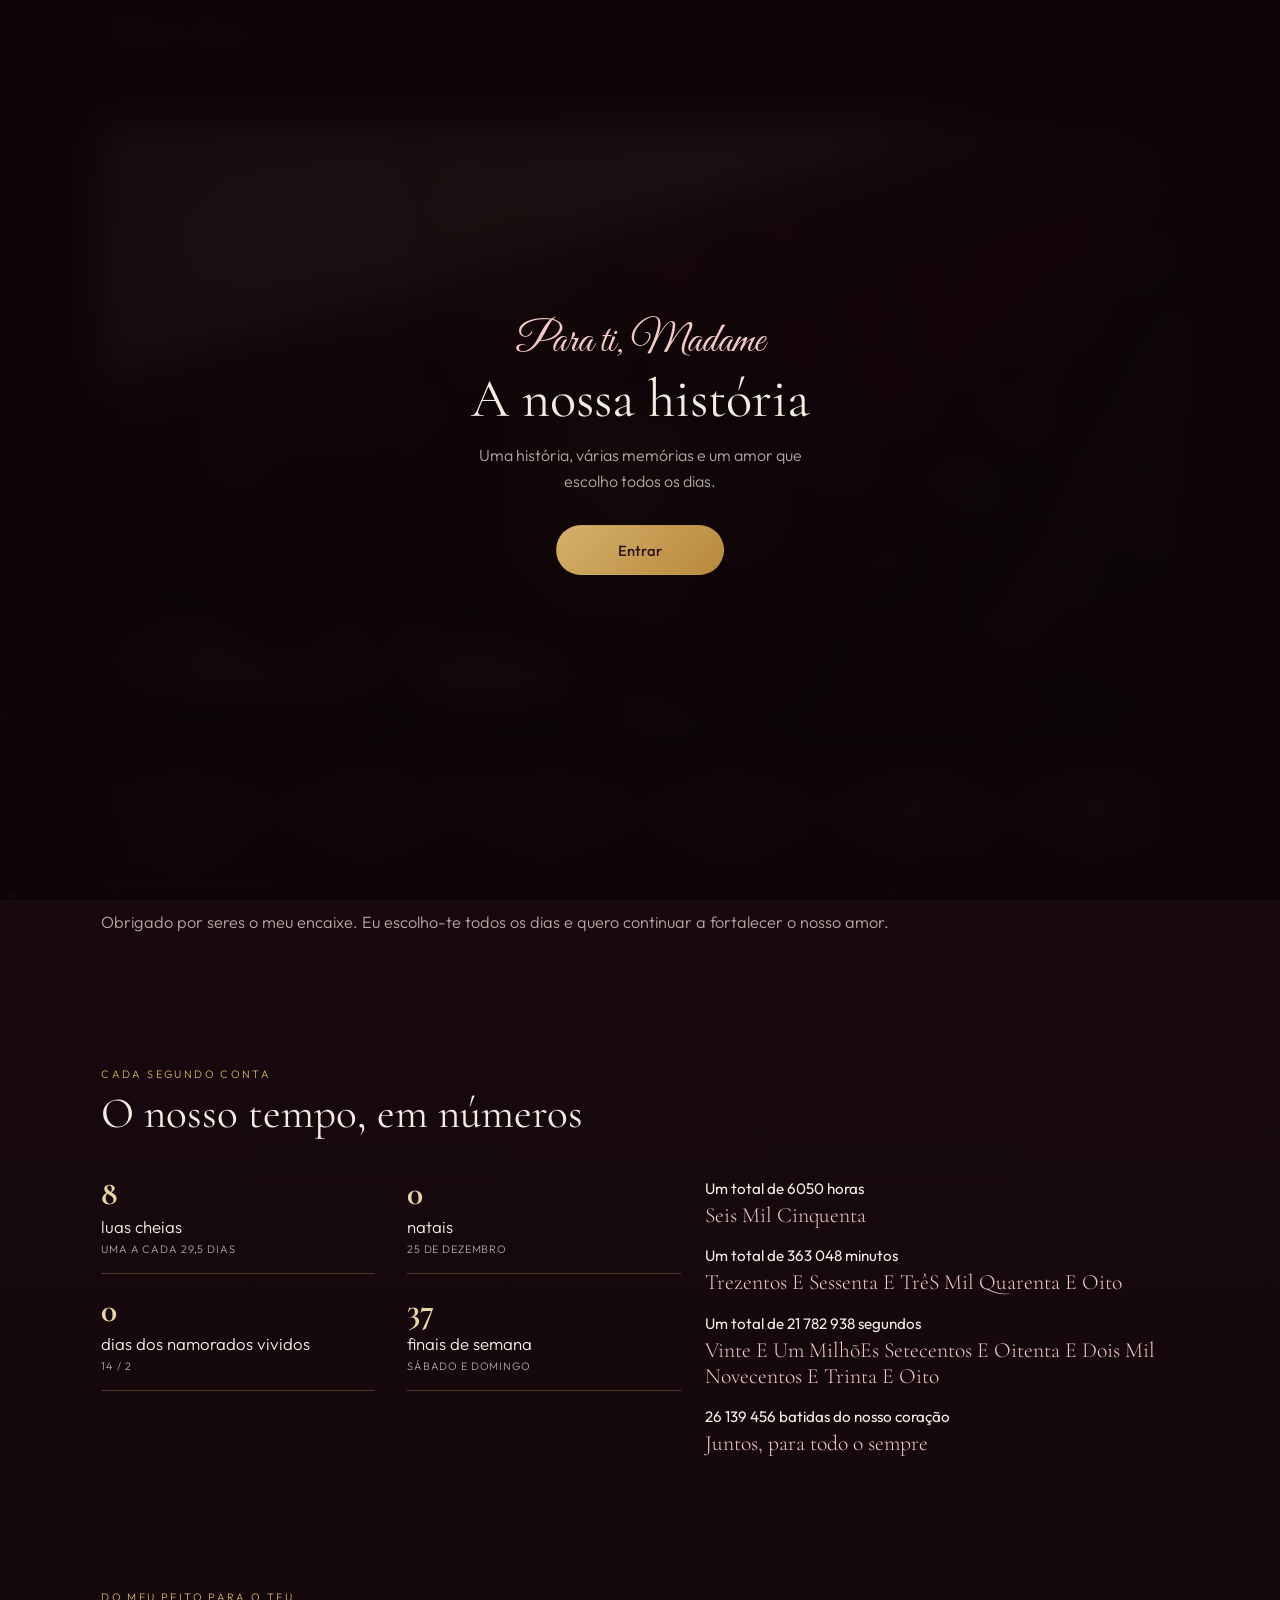
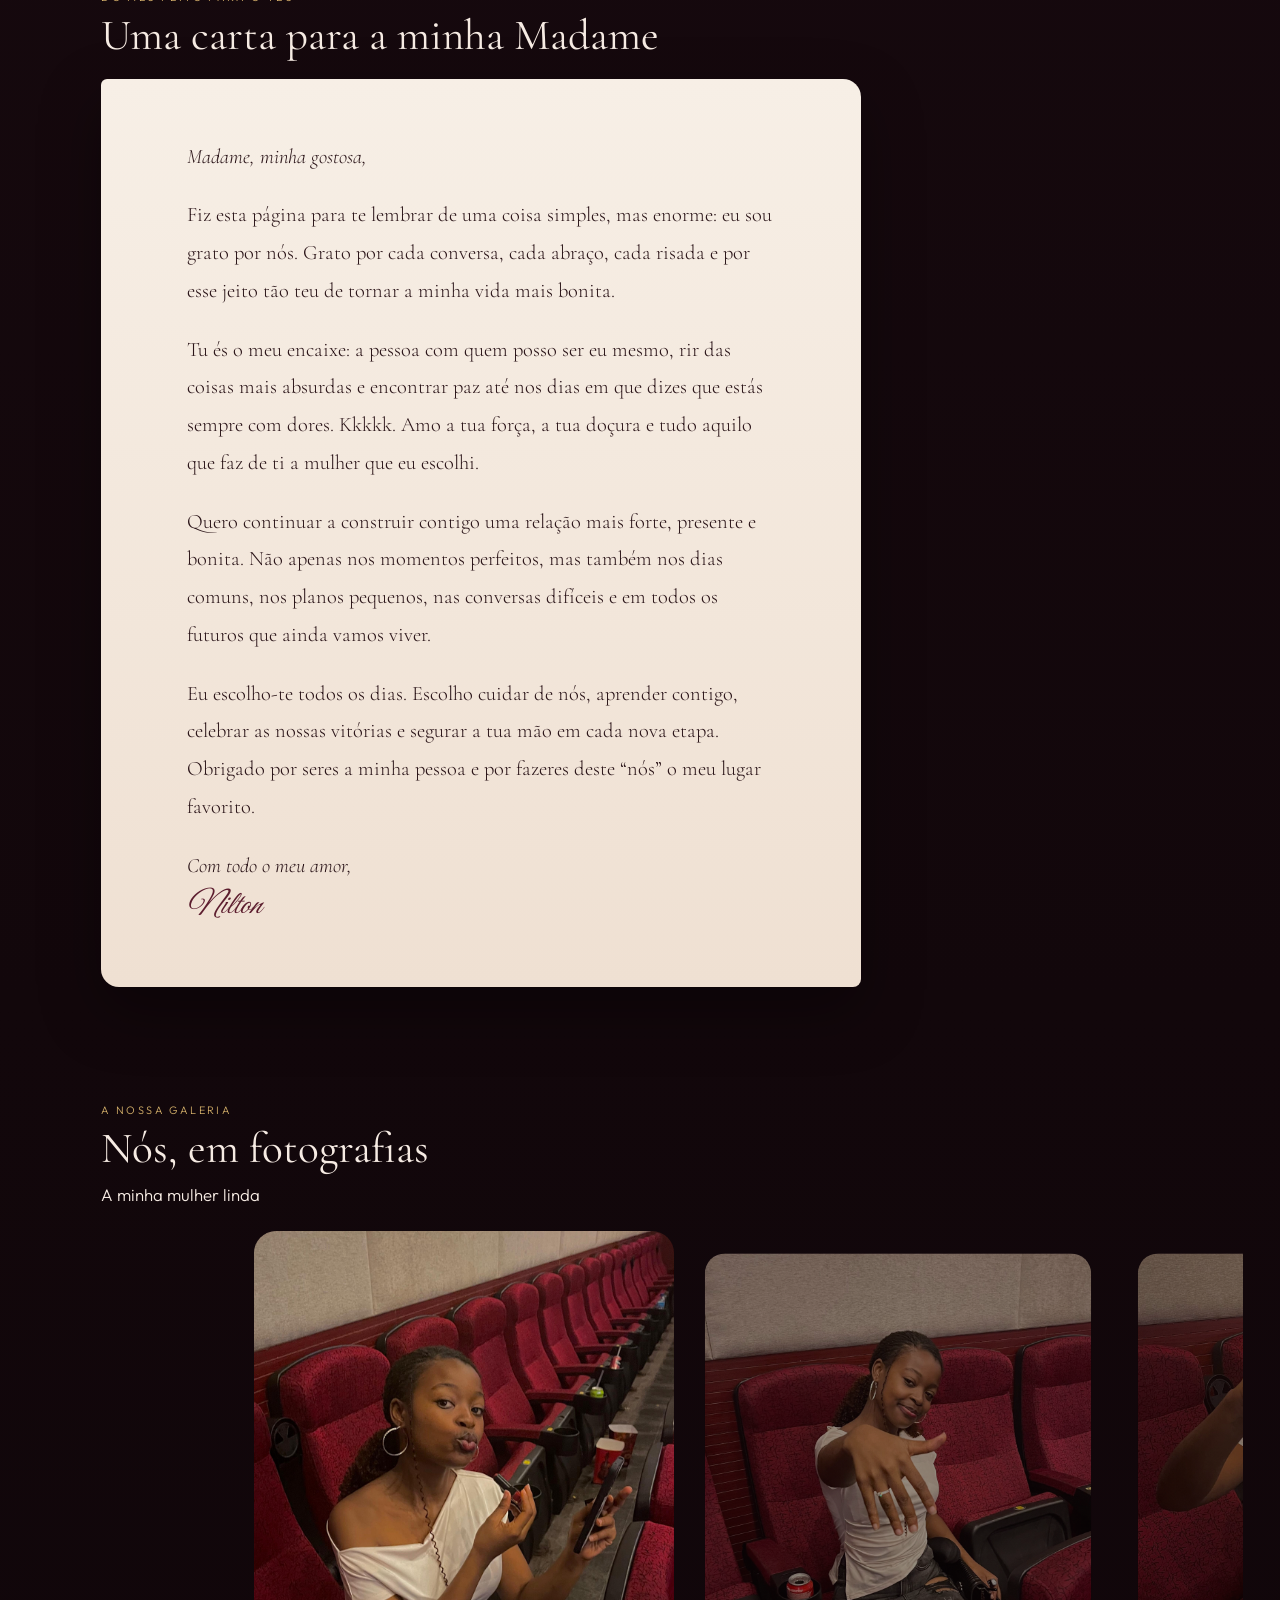
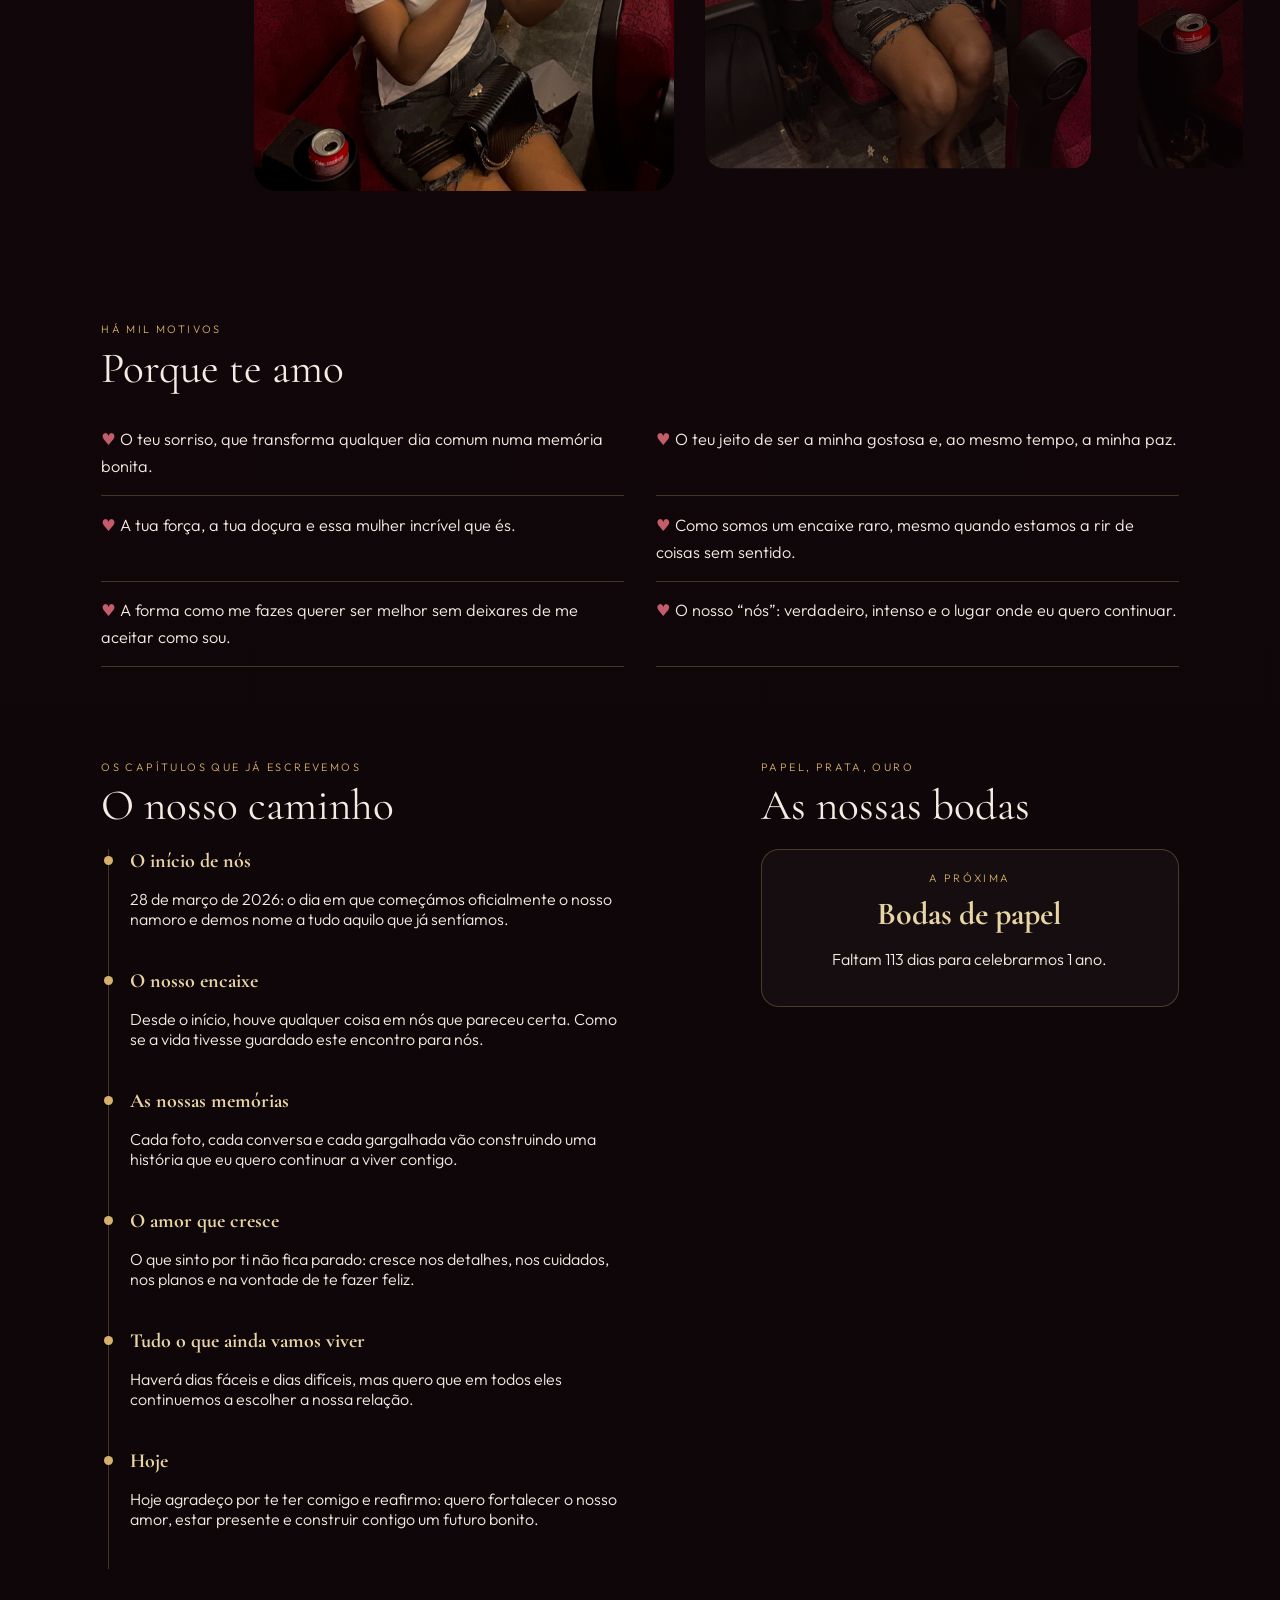
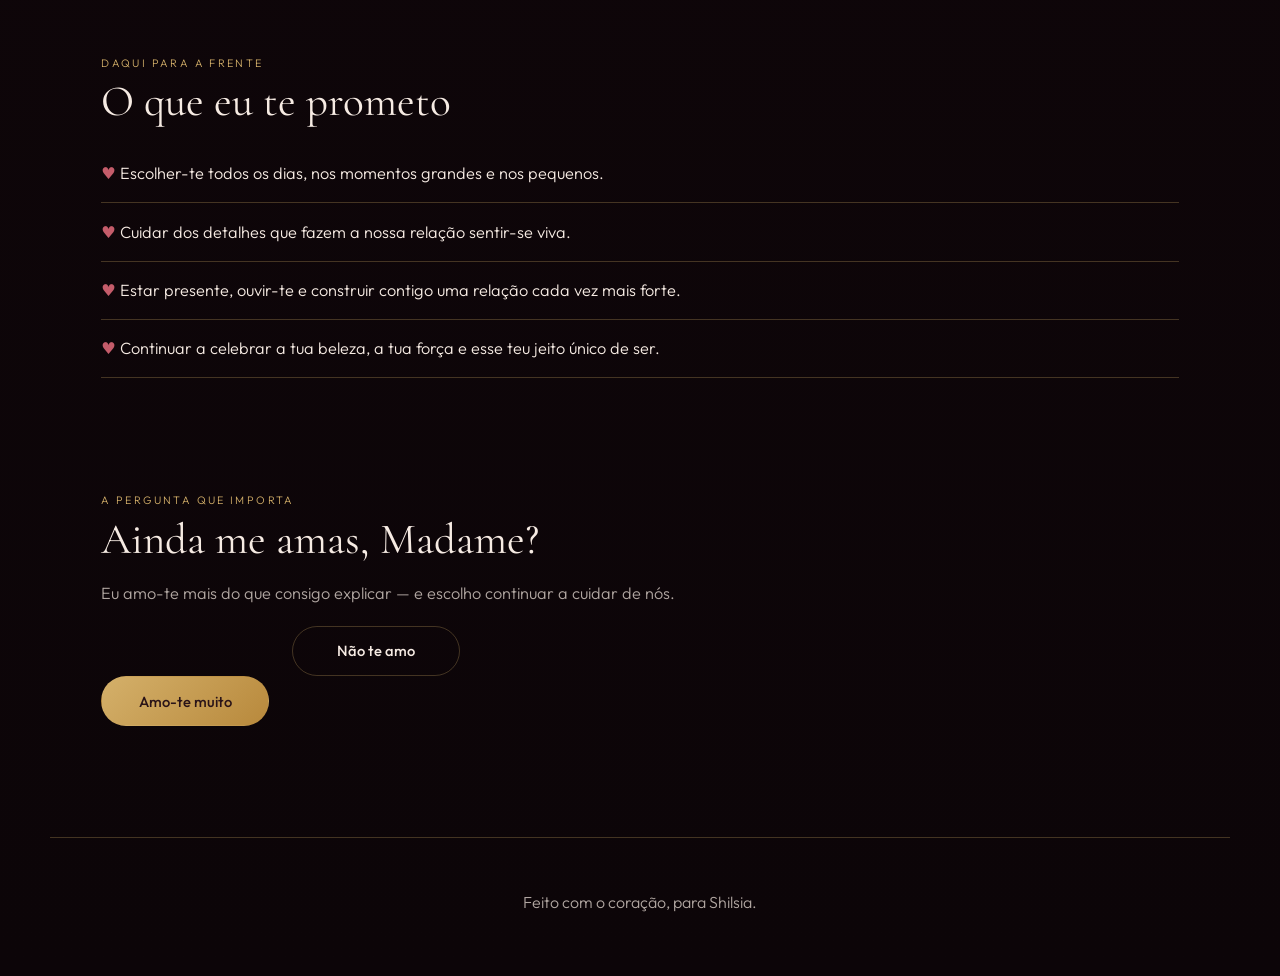
<file: index.html>
<!DOCTYPE html>
<html lang="pt">
  <head>
    <meta charset="UTF-8" />
    <meta name="viewport" content="width=device-width, initial-scale=1.0" />
    <title>Nilton &amp; Shilsia — A nossa história</title>
    <meta name="description" content="Uma página só nossa: o nosso tempo, as nossas memórias e o amor que continuamos a construir." />
    <link rel="preconnect" href="https://fonts.googleapis.com" />
    <link rel="preconnect" href="https://fonts.gstatic.com" crossorigin />
    <link
      href="https://fonts.googleapis.com/css2?family=Cormorant+Garamond:ital,wght@0,400;0,600;1,400;1,600&family=Great+Vibes&family=Outfit:wght@300;400;500;600&display=swap"
      rel="stylesheet"
    />
    <link rel="stylesheet" href="css/styles.css" />
  </head>
  <body>
    <div class="grain" aria-hidden="true"></div>
    <canvas id="petals" aria-hidden="true"></canvas>

    <div class="gate" id="gate">
      <p class="script gate-script">Para ti, Madame</p>
      <h1>A nossa história</h1>
      <p class="gate-copy">Uma história, várias memórias e um amor que escolho todos os dias.</p>
      <button type="button" class="btn btn-gold" id="enterBtn">Entrar</button>
    </div>

    <div class="page">
      <header class="topbar">
        <p class="brand" id="brandNames">Nós</p>
        <nav>
          <a href="#tempo">Tempo</a>
          <a href="#carta">Carta</a>
          <a href="#fotos">Fotos</a>
          <a href="#amor">O nosso amor</a>
        </nav>
        <button type="button" class="music-btn" id="musicBtn" aria-label="Tocar música" hidden>
          <span class="music-icon">♪</span>
        </button>
      </header>

      <main>
        <section class="hero" id="inicio">
          <div class="cover" id="cover">
            <img id="coverImg" alt="Nós" fetchpriority="high" decoding="async" />
            <div class="cover-shade"></div>
            <div class="cover-copy">
              <p class="eyebrow">Desde que o nosso namoro começou</p>
              <h1 class="script" id="coupleNames">Nós</h1>
            </div>
          </div>

          <div class="counter" id="counter" aria-live="polite">
            <div class="unit"><strong id="years">0</strong><span>anos</span></div>
            <div class="unit"><strong id="months">0</strong><span>meses</span></div>
            <div class="unit"><strong id="days">0</strong><span>dias</span></div>
            <div class="unit"><strong id="hours">0</strong><span>horas</span></div>
            <div class="unit"><strong id="minutes">0</strong><span>min</span></div>
            <div class="unit"><strong id="seconds">0</strong><span>seg</span></div>
          </div>
          <p class="since" id="sinceLabel"></p>
          <p class="hero-line" id="heroLine"></p>
        </section>

        <section class="section extras" id="tempo">
          <div class="section-head">
            <p class="eyebrow">Cada segundo conta</p>
            <h2>O nosso tempo, em números</h2>
          </div>
          <div class="extras-grid">
            <ul class="stats" id="stats">
              <li class="stat">
                <strong id="statMoons">0</strong>
                <span>luas cheias</span>
                <small>uma a cada 29,5 dias</small>
              </li>
              <li class="stat">
                <strong id="statNatais">0</strong>
                <span>natais</span>
                <small>25 de dezembro</small>
              </li>
              <li class="stat">
                <strong id="statLove">0</strong>
                <span id="statLoveLabel"></span>
                <small id="statLoveWhen"></small>
              </li>
              <li class="stat">
                <strong id="statWeekends">0</strong>
                <span>finais de semana</span>
                <small>sábado e domingo</small>
              </li>
            </ul>
            <div class="totals" id="totals">
              <p class="total"><b id="totalHoursLine"></b><em id="totalHoursWords"></em></p>
              <p class="total"><b id="totalMinutesLine"></b><em id="totalMinutesWords"></em></p>
              <p class="total"><b id="totalSecondsLine"></b><em id="totalSecondsWords"></em></p>
              <p class="total"><b id="totalBeatsLine"></b><em>Juntos, para todo o sempre</em></p>
            </div>
          </div>
        </section>

        <section class="section carta" id="carta">
          <div class="section-head">
            <p class="eyebrow">Do meu peito para o teu</p>
            <h2>Uma carta para a minha Madame</h2>
          </div>
          <article class="letter">
            <p class="letter-open">Madame, minha gostosa,</p>
            <p>
              Fiz esta página para te lembrar de uma coisa simples, mas enorme:
              eu sou grato por nós. Grato por cada conversa, cada abraço, cada risada
              e por esse jeito tão teu de tornar a minha vida mais bonita.
            </p>
            <p>
              Tu és o meu encaixe: a pessoa com quem posso ser eu mesmo, rir das coisas
              mais absurdas e encontrar paz até nos dias em que dizes que estás sempre
              com dores. Kkkkk. Amo a tua força, a tua doçura e tudo aquilo que faz de ti
              a mulher que eu escolhi.
            </p>
            <p>
              Quero continuar a construir contigo uma relação mais forte, presente e bonita.
              Não apenas nos momentos perfeitos, mas também nos dias comuns, nos planos
              pequenos, nas conversas difíceis e em todos os futuros que ainda vamos viver.
            </p>
            <p>
              Eu escolho-te todos os dias. Escolho cuidar de nós, aprender contigo,
              celebrar as nossas vitórias e segurar a tua mão em cada nova etapa.
              Obrigado por seres a minha pessoa e por fazeres deste “nós” o meu lugar
              favorito.
            </p>
            <p class="letter-close">
              Com todo o meu amor,<br />
              <span class="script" id="signName">Nilton</span>
            </p>
          </article>
        </section>

        <section class="section fotos" id="fotos">
          <div class="section-head">
            <p class="eyebrow">A nossa galeria</p>
            <h2>Nós, em fotografias</h2>
            <p class="gallery-date" id="galleryDate"></p>
          </div>
          <div class="tj-gallery" id="gallery">
            <div class="tj-empty" id="galleryEmpty">
              <p>♥</p>
              <p>As fotos aparecem aqui</p>
            </div>
            <div class="tj-track" id="galleryTrack"></div>
          </div>
        </section>

        <section class="section razoes" id="razoes">
          <div class="section-head">
            <p class="eyebrow">Há mil motivos</p>
            <h2>Porque te amo</h2>
          </div>
          <ol class="reasons" id="reasons"></ol>
        </section>

        <div class="split">
          <section class="section timeline-wrap" id="historia">
            <div class="section-head">
              <p class="eyebrow">Os capítulos que já escrevemos</p>
              <h2>O nosso caminho</h2>
            </div>
            <ol class="timeline" id="timeline"></ol>
          </section>

          <section class="section bodas" id="bodas">
            <div class="section-head">
              <p class="eyebrow">Papel, prata, ouro</p>
              <h2>As nossas bodas</h2>
            </div>
            <div class="boda-card" id="bodaCard">
              <p class="eyebrow" id="bodaEyebrow"></p>
              <strong id="bodaTitle"></strong>
              <p id="bodaText"></p>
              <p class="tiny" id="bodaTiny" hidden></p>
            </div>
          </section>
        </div>

        <section class="section promessas" id="promessas">
          <div class="section-head">
            <p class="eyebrow">Daqui para a frente</p>
            <h2>O que eu te prometo</h2>
          </div>
          <ul class="promises" id="promises"></ul>
        </section>

        <section class="section perdoa" id="amor">
          <div class="section-head">
            <p class="eyebrow">A pergunta que importa</p>
            <h2>Ainda me amas, Madame?</h2>
            <p class="lede">Eu amo-te mais do que consigo explicar — e escolho continuar a cuidar de nós.</p>
          </div>
          <div class="forgive-box">
            <button type="button" class="btn btn-gold" id="yesBtn">Amo-te muito</button>
            <div class="no-arena" id="noArena">
              <button type="button" class="btn btn-ghost" id="noBtn">Não te amo</button>
            </div>
          </div>
          <p class="forgive-msg" id="forgiveMsg" hidden>
            Então fica mais um bocadinho — ainda temos uma vida inteira para construir.
            <span class="script">Eu amo-te, Madame.</span>
          </p>
        </section>
      </main>

      <footer>
        <p>Feito com o coração, para <span id="footerHer"></span>.</p>
      </footer>
    </div>

    <audio id="bgMusic" loop preload="auto"></audio>
    <audio id="forgiveMusic" loop preload="auto"></audio>

    <script src="js/config.js"></script>
    <script src="js/site.js"></script>
  </body>
</html>
</file>
<file: css/styles.css>
:root {
  --bg: #12070b;
  --wine: #5c1d2e;
  --rose: #c45c6a;
  --blush: #f3c9c5;
  --cream: #f6ebe3;
  --gold: #d4b06a;
  --gold-soft: #e8d5a3;
  --ink: #2a1418;
  --muted: rgba(246, 235, 227, 0.7);
  --line: rgba(212, 176, 106, 0.28);
  --shadow: 0 24px 60px rgba(0, 0, 0, 0.35);
  --page: 1180px;
}

*,
*::before,
*::after {
  box-sizing: border-box;
}

html {
  scroll-behavior: smooth;
}

body {
  margin: 0;
  min-height: 100vh;
  font-family: Outfit, system-ui, sans-serif;
  font-weight: 300;
  color: var(--cream);
  background:
    radial-gradient(900px 520px at 50% -8%, rgba(196, 92, 106, 0.22), transparent 55%),
    linear-gradient(180deg, #1a0b11 0%, var(--bg) 45%, #0c0508 100%);
}

img {
  max-width: 100%;
  display: block;
}

button,
a {
  color: inherit;
}

a {
  text-decoration: none;
}

code {
  font-size: 0.86em;
  color: var(--gold-soft);
}

.grain,
#petals {
  position: fixed;
  inset: 0;
  pointer-events: none;
}

.grain {
  z-index: 2;
  opacity: 0.08;
  background-image: url("data:image/svg+xml,%3Csvg viewBox='0 0 200 200' xmlns='http://www.w3.org/2000/svg'%3E%3Cfilter id='n'%3E%3CfeTurbulence type='fractalNoise' baseFrequency='.85' numOctaves='4' stitchTiles='stitch'/%3E%3C/filter%3E%3Crect width='100%25' height='100%25' filter='url(%23n)'/%3E%3C/svg%3E");
}

#petals {
  z-index: 1;
}

.gate {
  position: fixed;
  inset: 0;
  z-index: 30;
  display: grid;
  place-content: center;
  text-align: center;
  padding: 2rem;
  background: rgba(12, 5, 8, 0.92);
  backdrop-filter: blur(18px);
}

.gate h1 {
  font-size: clamp(2.4rem, 8vw, 3.4rem);
  margin: 0.2rem 0 0.8rem;
}

.gate-script {
  font-size: 2.6rem;
  margin: 0;
}

.gate-copy {
  color: var(--muted);
  max-width: 22rem;
  margin: 0 auto 1.6rem;
  line-height: 1.6;
}

.gate .btn {
  margin: 0.35rem auto;
}

.gate.is-open {
  opacity: 0;
  pointer-events: none;
  transition: opacity 0.45s ease;
}

.page {
  position: relative;
  z-index: 3;
  width: min(100%, var(--page));
  margin: 0 auto;
  min-height: 100vh;
}

.topbar {
  position: sticky;
  top: 0;
  z-index: 10;
  display: flex;
  align-items: center;
  justify-content: space-between;
  gap: 1rem;
  padding: 1rem 4vw;
  background: rgba(20, 8, 13, 0.78);
  backdrop-filter: blur(16px);
}

nav {
  display: none;
  flex-wrap: wrap;
  gap: 1.3rem;
  font-size: 0.82rem;
  letter-spacing: 0.1em;
  text-transform: uppercase;
}

nav a {
  color: var(--muted);
}

nav a:hover {
  color: var(--gold-soft);
}

.brand {
  margin: 0;
  font-family: "Great Vibes", cursive;
  font-size: 1.7rem;
  color: var(--gold-soft);
}

.music-btn {
  width: 40px;
  height: 40px;
  border-radius: 50%;
  border: 1px solid var(--gold);
  background: transparent;
  color: var(--gold-soft);
  cursor: pointer;
}

.music-btn.is-on {
  background: var(--gold);
  color: var(--ink);
}

.hero,
.section {
  padding: 2.4rem 5vw 2.8rem;
}

.cover {
  position: relative;
  height: min(68vh, 620px);
  border-radius: 28px;
  overflow: hidden;
  margin-bottom: 1.6rem;
  background:
    linear-gradient(180deg, rgba(92, 29, 46, 0.35), rgba(12, 5, 8, 0.2)),
    #3a1822;
}

.cover img {
  width: 100%;
  height: 100%;
  object-fit: cover;
  object-position: center 22%;
}

.cover.is-empty img {
  display: none;
}

.cover-shade {
  position: absolute;
  inset: 0;
  background: linear-gradient(180deg, transparent 30%, rgba(12, 5, 8, 0.88));
}

.cover-copy {
  position: absolute;
  left: 1.1rem;
  right: 1.1rem;
  bottom: 1.2rem;
}

.eyebrow {
  margin: 0 0 0.55rem;
  letter-spacing: 0.22em;
  text-transform: uppercase;
  font-size: 0.68rem;
  color: var(--gold);
}

h1,
h2 {
  font-family: "Cormorant Garamond", serif;
  font-weight: 400;
  line-height: 1.1;
  margin: 0 0 0.7rem;
}

h2 {
  font-size: 2.05rem;
}

.script {
  font-family: "Great Vibes", cursive;
  color: var(--blush);
  line-height: 1.15;
}

.cover .script {
  font-size: clamp(2.8rem, 6vw, 5rem);
  margin: 0;
}

.hero-line,
.lede {
  color: var(--muted);
  font-size: 1.02rem;
  line-height: 1.65;
}

.btn {
  display: inline-flex;
  align-items: center;
  justify-content: center;
  min-width: 168px;
  padding: 0.9rem 1.3rem;
  border-radius: 999px;
  border: 1px solid transparent;
  font: 500 0.92rem Outfit, sans-serif;
  cursor: pointer;
  transition: transform 0.25s ease, background 0.25s ease;
}

.btn:hover {
  transform: translateY(-2px);
}

.btn-gold {
  background: linear-gradient(135deg, var(--gold), #b8893c);
  color: var(--ink);
}

.btn-ghost {
  background: transparent;
  border-color: var(--line);
  color: var(--cream);
}

.section-head {
  margin-bottom: 1.2rem;
}

.letter {
  max-width: 760px;
  padding: 2.4rem 8% 2.6rem;
  background: linear-gradient(180deg, #f7efe6, #efe0d2);
  color: var(--ink);
  box-shadow: var(--shadow);
  border-radius: 6px 18px 8px 18px;
}

.letter p {
  font-family: "Cormorant Garamond", serif;
  font-size: 1.28rem;
  line-height: 1.85;
}

.letter-open,
.letter-close {
  font-style: italic;
}

.letter .script {
  display: block;
  color: var(--wine);
  font-size: 2rem;
  margin-top: 0.25rem;
}

.counter {
  display: grid;
  grid-template-columns: repeat(3, minmax(0, 1fr));
  gap: 0.75rem;
}

.unit {
  padding: 1.15rem 0.4rem 1rem;
  text-align: center;
  border: 1px solid var(--line);
  background: rgba(255, 255, 255, 0.04);
  border-radius: 14px;
}

.unit strong {
  display: block;
  font-family: "Cormorant Garamond", serif;
  font-size: clamp(1.8rem, 3.4vw, 3.1rem);
  color: var(--gold-soft);
  line-height: 1;
}

.unit span,
.since,
.tiny,
.hint,
.stat small {
  color: var(--muted);
  font-size: 0.68rem;
  letter-spacing: 0.08em;
  text-transform: uppercase;
}

.since {
  margin: 0.9rem 0 0.4rem;
}

.stats {
  list-style: none;
  margin: 0;
  padding: 0;
}

.stat {
  padding: 1rem 0;
  border-bottom: 1px solid var(--line);
}

.stat strong {
  display: block;
  font-family: "Cormorant Garamond", serif;
  font-size: 2.1rem;
  color: var(--gold-soft);
}

.stat span {
  display: block;
  font-size: 1.05rem;
  margin-top: 0.15rem;
}

.totals {
  margin-top: 1.4rem;
}

.total {
  margin: 0 0 1.15rem;
}

.total b {
  display: block;
  font-size: 0.95rem;
  font-weight: 400;
}

.total em {
  display: block;
  margin-top: 0.25rem;
  font-style: normal;
  font-family: "Cormorant Garamond", serif;
  font-size: 1.35rem;
  color: var(--blush);
}

.reasons,
.promises,
.timeline {
  list-style: none;
  padding: 0;
  margin: 0;
}

.reasons li,
.promises li {
  padding: 0.95rem 0;
  border-bottom: 1px solid var(--line);
  font-size: 1.02rem;
  line-height: 1.65;
}

.reasons li::before,
.promises li::before {
  content: "♥ ";
  color: var(--rose);
}

.gallery-date {
  margin: 0.4rem 0 0;
  font-size: 1.05rem;
  color: var(--cream);
}

.tj-gallery {
  position: relative;
  margin: 0 -5vw;
}

.tj-empty {
  text-align: center;
  color: var(--blush);
  padding: 3rem 1rem;
}

.tj-gallery.has-photos .tj-empty {
  display: none;
}

.tj-track {
  display: flex;
  gap: 0.85rem;
  overflow-x: auto;
  scroll-snap-type: x mandatory;
  scroll-padding-inline: 18%;
  padding: 0.4rem 18% 1rem;
  scrollbar-width: none;
}

.tj-track::-webkit-scrollbar {
  display: none;
}

.tj-card {
  flex: 0 0 64%;
  max-width: 420px;
  margin: 0;
  aspect-ratio: 3 / 4;
  border-radius: 22px;
  overflow: hidden;
  scroll-snap-align: center;
  background: #1a0b11;
  opacity: 0.55;
  transform: scale(0.92);
  transition: opacity 0.35s ease, transform 0.35s ease;
}

.tj-card.is-on {
  opacity: 1;
  transform: scale(1);
}

.tj-card img {
  width: 100%;
  height: 100%;
  object-fit: cover;
  display: block;
}

.timeline {
  border-left: 1px solid var(--line);
  margin-left: 0.45rem;
}

.timeline li {
  position: relative;
  padding: 0 0 1.5rem 1.3rem;
}

.timeline li::before {
  content: "";
  position: absolute;
  left: -5px;
  top: 0.4rem;
  width: 9px;
  height: 9px;
  border-radius: 50%;
  background: var(--gold);
}

.timeline strong {
  display: block;
  color: var(--gold-soft);
  font-family: "Cormorant Garamond", serif;
  font-size: 1.25rem;
}

.boda-card {
  padding: 1.3rem;
  border: 1px solid var(--line);
  border-radius: 18px;
  background: rgba(255, 255, 255, 0.03);
  text-align: center;
}

.boda-card strong {
  display: block;
  font-family: "Cormorant Garamond", serif;
  font-size: 2rem;
  color: var(--gold-soft);
}

.forgive-box {
  display: flex;
  flex-wrap: wrap;
  gap: 1rem 1.4rem;
  align-items: center;
}

.no-arena {
  position: relative;
  width: min(100%, 320px);
  height: 150px;
  flex: 1 1 240px;
  max-width: 360px;
}

#noBtn {
  position: relative;
  z-index: 2;
  user-select: none;
  touch-action: none;
}

#noBtn:hover,
#noBtn:active {
  transform: none;
}

#noBtn.is-fleeing {
  position: absolute;
  margin: 0;
}

.forgive-msg {
  margin-top: 1.4rem;
  font-size: 1.25rem;
  font-family: "Cormorant Garamond", serif;
}

.forgive-msg .script {
  display: block;
  margin-top: 0.45rem;
  font-size: 2.2rem;
}

.extras-grid,
.split {
  display: grid;
  gap: 1.5rem;
}

.reasons {
  display: grid;
  gap: 0 2rem;
}

footer {
  padding: 2.4rem 5vw 3rem;
  text-align: center;
  border-top: 1px solid var(--line);
  color: var(--muted);
}

@media (min-width: 860px) {
  nav {
    display: flex;
  }

  .hero,
  .section {
    padding: 3.4rem 4vw 3.8rem;
  }

  .counter {
    grid-template-columns: repeat(6, minmax(0, 1fr));
  }

  .stats {
    display: grid;
    grid-template-columns: repeat(2, minmax(0, 1fr));
    gap: 0 2rem;
  }

  .extras-grid,
  .split {
    grid-template-columns: 1.1fr 0.9fr;
    align-items: start;
  }

  .reasons {
    grid-template-columns: 1fr 1fr;
  }

  h2 {
    font-size: 2.7rem;
  }

  .split .section {
    padding-top: 2rem;
    padding-bottom: 2rem;
  }
}

@media (max-width: 720px) {
  nav {
    display: none;
  }

  .hero,
  .section {
    padding: 1.8rem 1.15rem 2.2rem;
  }

  .cover {
    height: 420px;
  }

  .letter {
    padding: 1.6rem 1.3rem 1.8rem;
  }

  .forgive-box {
    flex-direction: column;
    align-items: flex-start;
    gap: 1rem;
  }

  .no-arena {
    width: 100%;
    max-width: none;
    height: 160px;
  }
}
</file>
